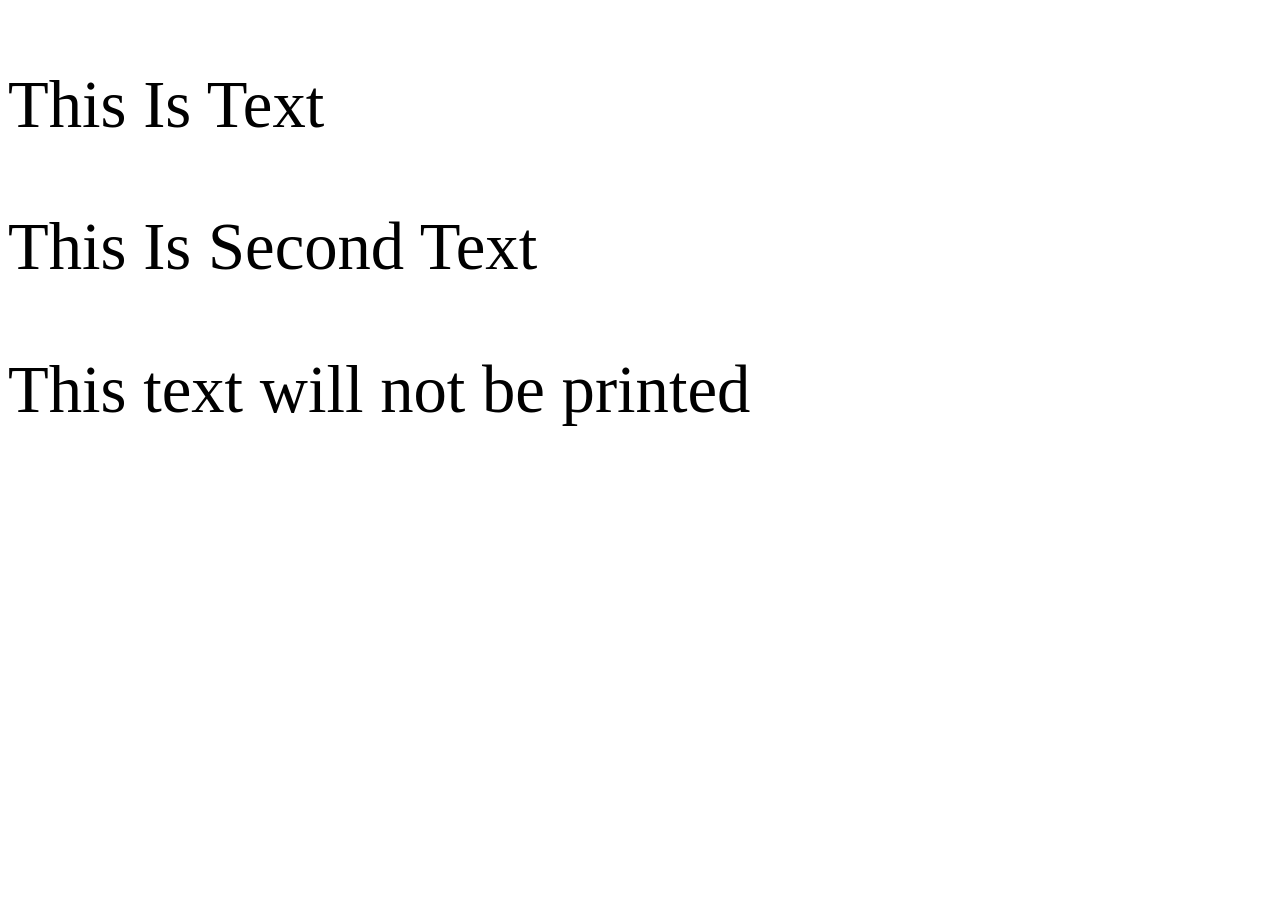
<file: print.html>
<!DOCTYPE html>
<html lang="en">
<head>
    <meta charset="UTF-8">
    <meta name="viewport" content="width=device-width, initial-scale=1.0">
    <title>Print or Not</title>
    <style>
        p {
            font-size: 50pt;
        }

        @media print {
            p.not-print {
                display: none;
            }
        }
    </style>
</head>
<body>
    <p>This Is Text</p>
    <p>This Is Second Text</p>
    <p class="not-print">This text will not be printed</p>
</body>
</html>
</file>
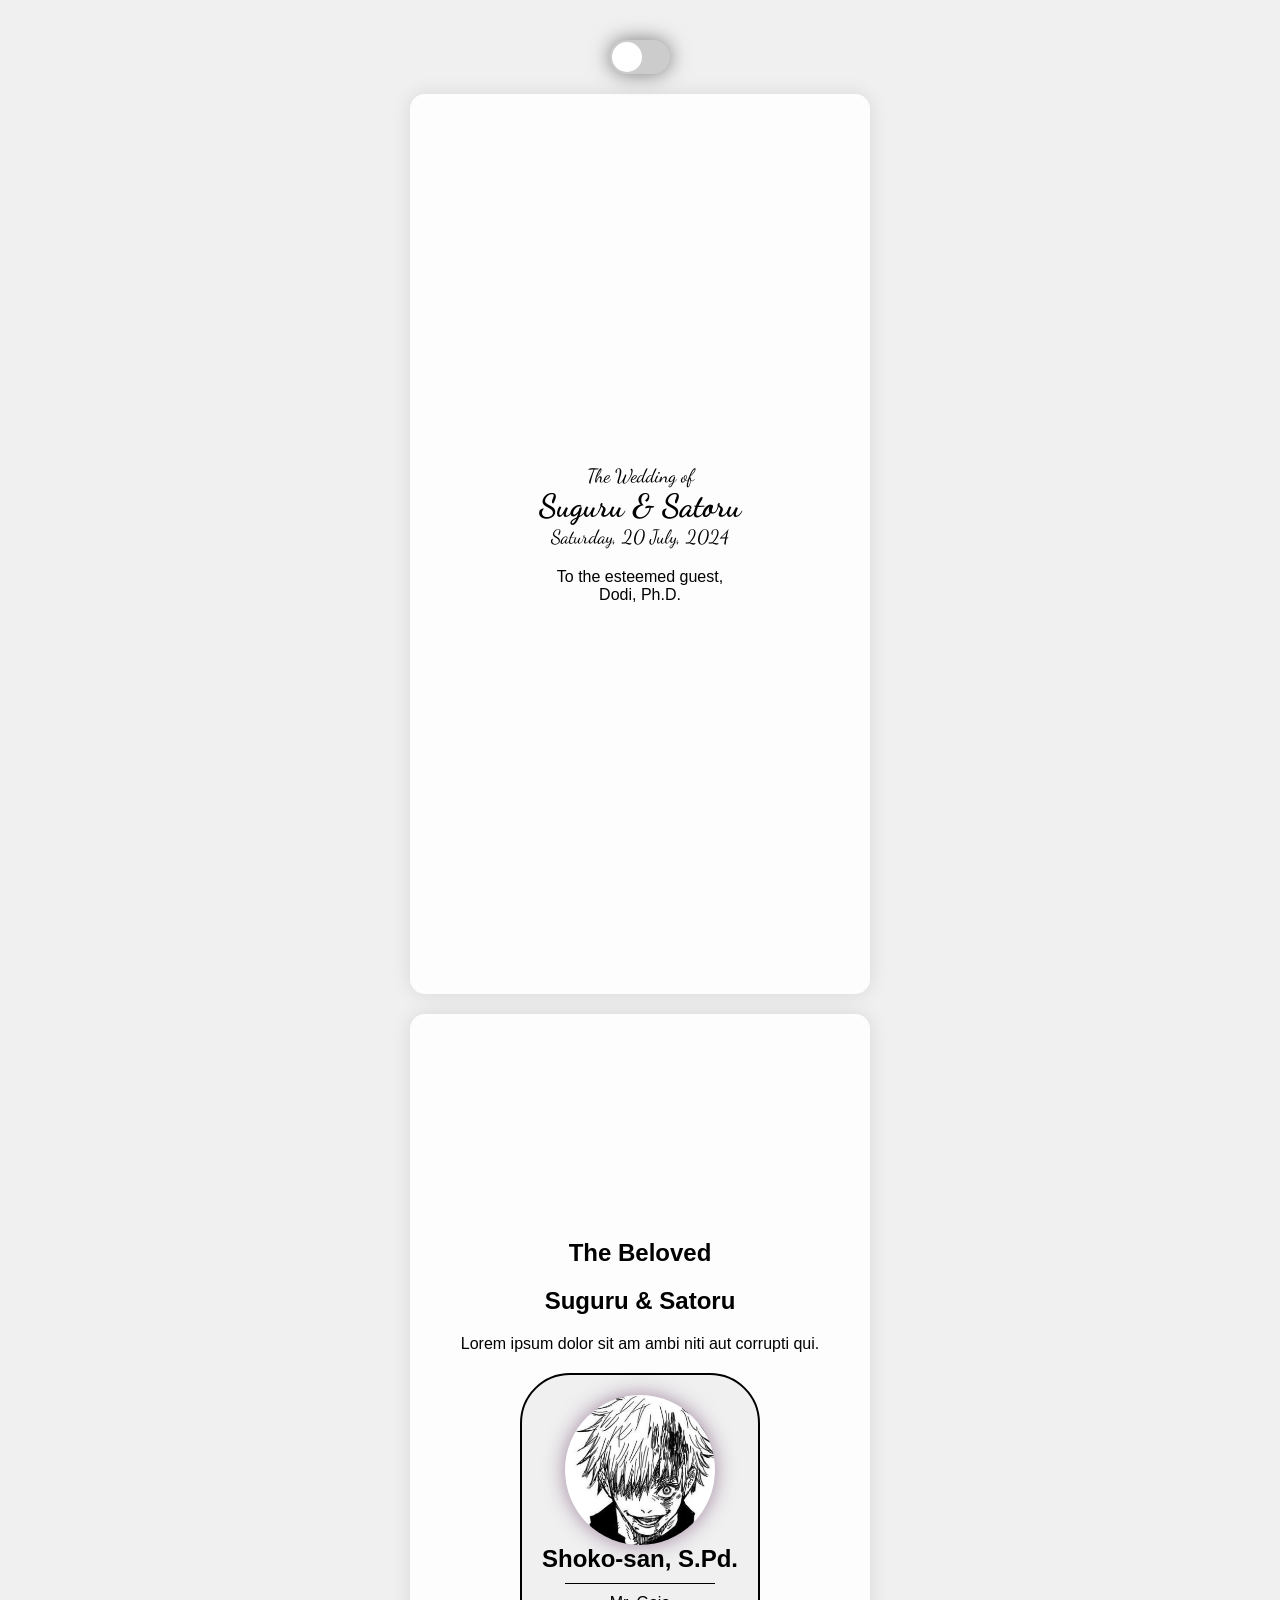
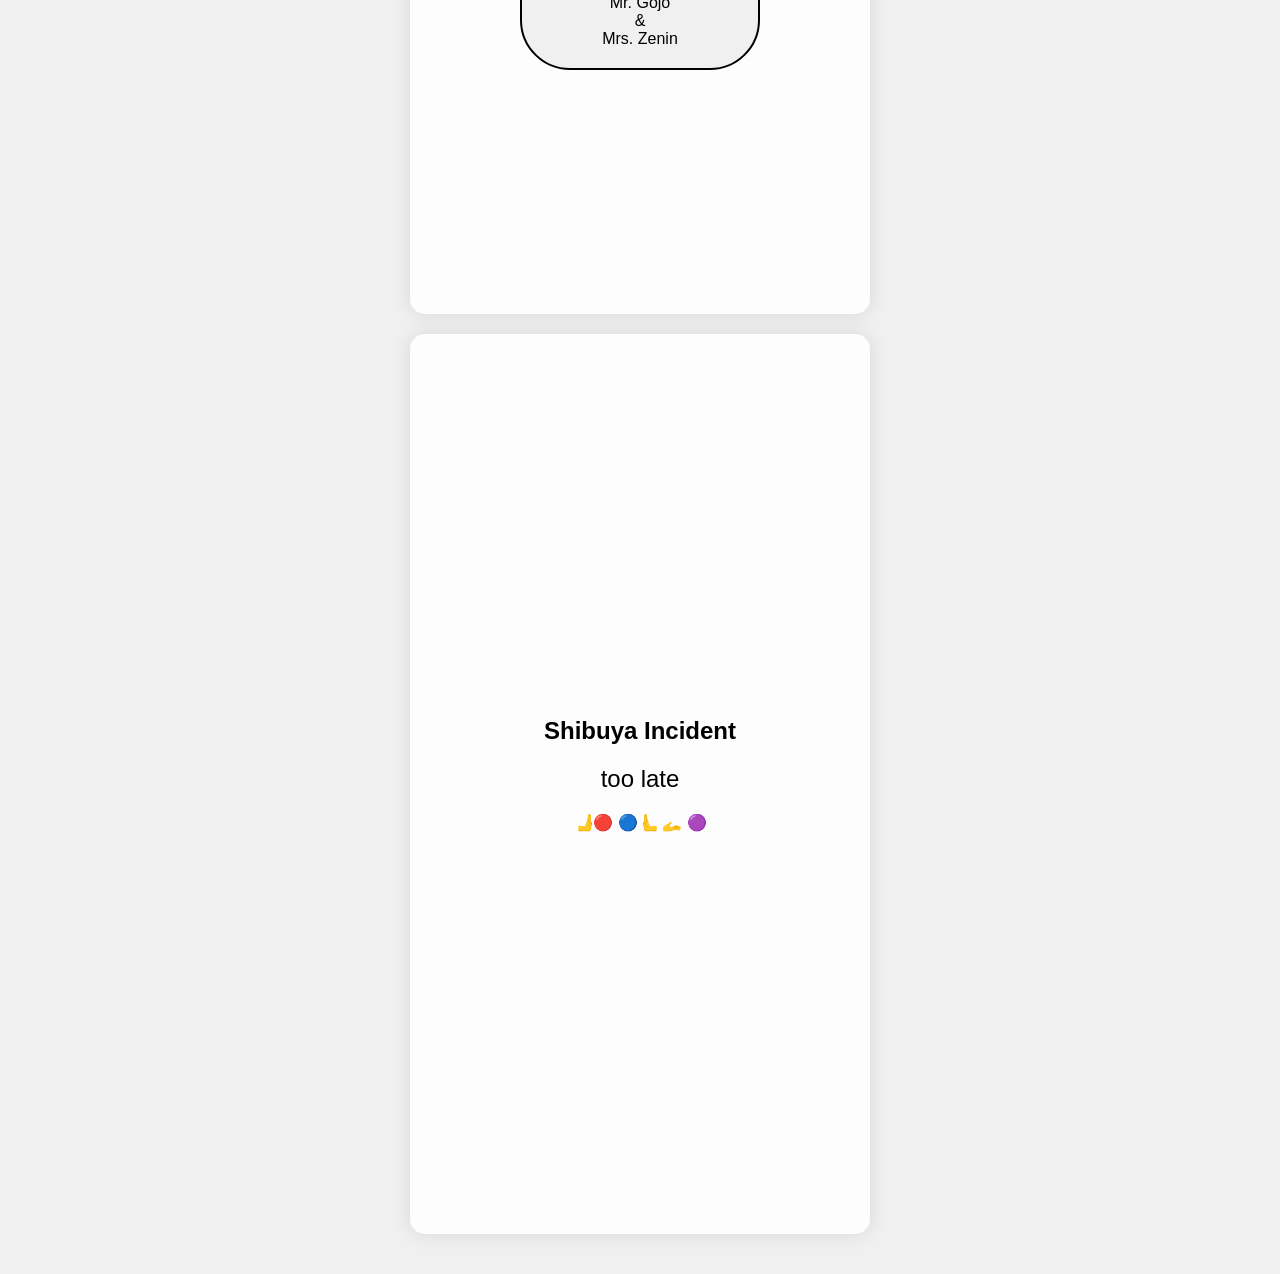
<file: undangan.html>
<!DOCTYPE html>
<html lang="en">
<head>
    <meta charset="UTF-8">
    <meta name="viewport" content="width=device-width, initial-scale=1.0">
    <title>Wedding Invitation</title>
    <link rel="stylesheet" href="https://fonts.googleapis.com/css2?family=Dancing+Script:wght@700&display=swap">
    <style>
        * {
            margin: 0;
            padding: 0;
            box-sizing: border-box;
        }

        body {
            background-color: #f0f0f0;
            background-attachment: fixed;
            color: black;
            font-family: Arial, sans-serif;
            transition: background-color 0.3s, color 0.3s, background-image 0.3s;
        }

        .container {
            min-width: 300px;
            max-width: 500px;
            margin: 0 auto;
            padding: 20px;
        }

        .page {
            width: 100%;
            min-height: 100vh;
            display: flex;
            flex-direction: column;
            justify-content: center;
            align-items: center;
            background-color: rgba(255, 255, 255, 0.9);
            border-radius: 15px;
            animation: fadeIn 2s ease-in-out;
            box-shadow: 0 0 20px rgba(0, 0, 0, 0.1);
            padding: 20px;
            margin-bottom: 20px;
            transition: background-color 0.3s;
        }

        .page > div, .page > p, .page > h1, .page > h2 {
            text-align: center;
            margin-bottom: 20px;
        }

        .cover .title h1 {
            font-size: 2rem;
            font-family: 'Dancing Script', cursive;
        }

        .cover .title p {
            font-size: 1.2rem;
            font-family: 'Dancing Script', cursive;
        }

        .invitation .card {
            max-width: 300px;
            height: 60%;
            background-color: #f0f0f0;
            border-radius: 50px;
            display: flex;
            flex-direction: column;
            justify-content: space-evenly;
            align-items: center;
            padding: 20px;
            border: #000 2px solid;
            animation: glow 2s infinite alternate;
        }

        .circle {
            width: 150px;
            height: 150px;
            border-radius: 50%;
            background-color: lightgreen;
            background-image: url("goatjovstoji.jpg");
            background-size: cover;
            animation: spin 10s linear infinite;
            box-shadow: 0 0 20px rgba(78, 27, 77, 0.5);
        }

        .line {
            width: 150px;
            height: 1px;
            background-color: black;
            margin: 10px 0;
        }

        .countdown {
            font-size: 1.5rem;
        }

        .dark-mode-toggle {
            position: relative;
            width: 60px;
            height: 34px;
            background-color: #ccc;
            border-radius: 34px;
            cursor: pointer;
            margin: 20px auto;
            transition: background-color 0.3s;
            box-shadow: 0 0 20px rgba(0, 0, 0, 0.5);
        }

        .dark-mode-toggle::before {
            content: "";
            position: absolute;
            top: 2px;
            left: 2px;
            width: 30px;
            height: 30px;
            background-color: white;
            border-radius: 50%;
            transition: transform 0.3s;
        }

        .dark-mode-toggle.active {
            background-color: #007bff;
        }

        .dark-mode-toggle.active::before {
            transform: translateX(26px);
        }

        @keyframes fadeIn {
            from {
                opacity: 0;
            }
            to {
                opacity: 1;
            }
        }

        @keyframes glow {
            from {
                box-shadow: 0 0 5px rgba(255, 255, 255, 0.872);
            }
            to {
                box-shadow: 0 0 20px rgb(214, 211, 214);
            }
        }

        @keyframes spin {
            from {
                transform: rotate(0deg);
            }
            to {
                transform: rotate(360deg);
            }
        }

        .dark-mode {
            background-color: rgba(31, 31, 31, 0.9);
            background-image: url("domain.jpg");
            background-size: cover;
            background-position: center;
            background-attachment: fixed;
            color: white;
        }

        .dark-mode .page {
            background-color: rgba(31, 31, 31, 0.6);
            box-shadow: 0 0 20px rgba(180, 178, 179, 0.5);
        }

        .dark-mode .card {
            background-color: rgba(0, 0, 0, 0.8);
            color: white;
        }

        .dark-mode .line {
            background-color: white;
        }
    </style>
</head>
<body>
    <div class="container">
        <div class="dark-mode-toggle" id="darkModeToggle"></div>

        <section class="page cover">
            <div class="title">
                <p>The Wedding of</p>
                <h1>Suguru & Satoru</h1>
                <p>Saturday, 20 July, 2024</p>
            </div>
            <div class="guest-name">
                <p>To the esteemed guest,</p>
                <p>Dodi, Ph.D.</p>
            </div>
        </section>

        <section class="page invitation">
            <h2>The Beloved</h2>
            <h1>Suguru & Satoru</h1>
            <p>Lorem ipsum dolor sit am ambi niti aut corrupti qui.</p>
            <div class="card">
                <div class="circle"></div>
                <h1>Shoko-san, S.Pd.</h1>
                <div class="line"></div>
                <p>Mr. Gojo</p>
                <p>&</p>
                <p>Mrs. Zenin</p>
            </div>
        </section>

        <section class="page closing">
            <h2>Shibuya Incident</h2>
            <div id="countdown" class="countdown"></div>
            <p>🫸🔴 🔵 🫷🫴 🟣</p>
        </section>
    </div>

    <script>
        function updateCountdown() {
            const eventDate = new Date('July 28, 2024 12:00:00').getTime();
            const now = new Date().getTime();
            const distance = eventDate - now;

            const days = Math.floor(distance / (1000 * 60 * 60 * 24));
            const hours = Math.floor((distance % (1000 * 60 * 60 * 24)) / (1000 * 60 * 60));
            const minutes = Math.floor((distance % (1000 * 60 * 60)) / (1000 * 60));
            const seconds = Math.floor((distance % (1000 * 60)) / 1000);

            document.getElementById('countdown').innerHTML = days + "d " + hours + "h "
                + minutes + "m " + seconds + "s ";

            if (distance < 0) {
                clearInterval(countdownInterval);
                document.getElementById('countdown').innerHTML = "too late";
            }
        }

        const countdownInterval = setInterval(updateCountdown, 1000);

        document.getElementById('darkModeToggle').addEventListener('click', function() {
            document.body.classList.toggle('dark-mode');
            this.classList.toggle('active');
        });
    </script>
</body>
</html>
</file>
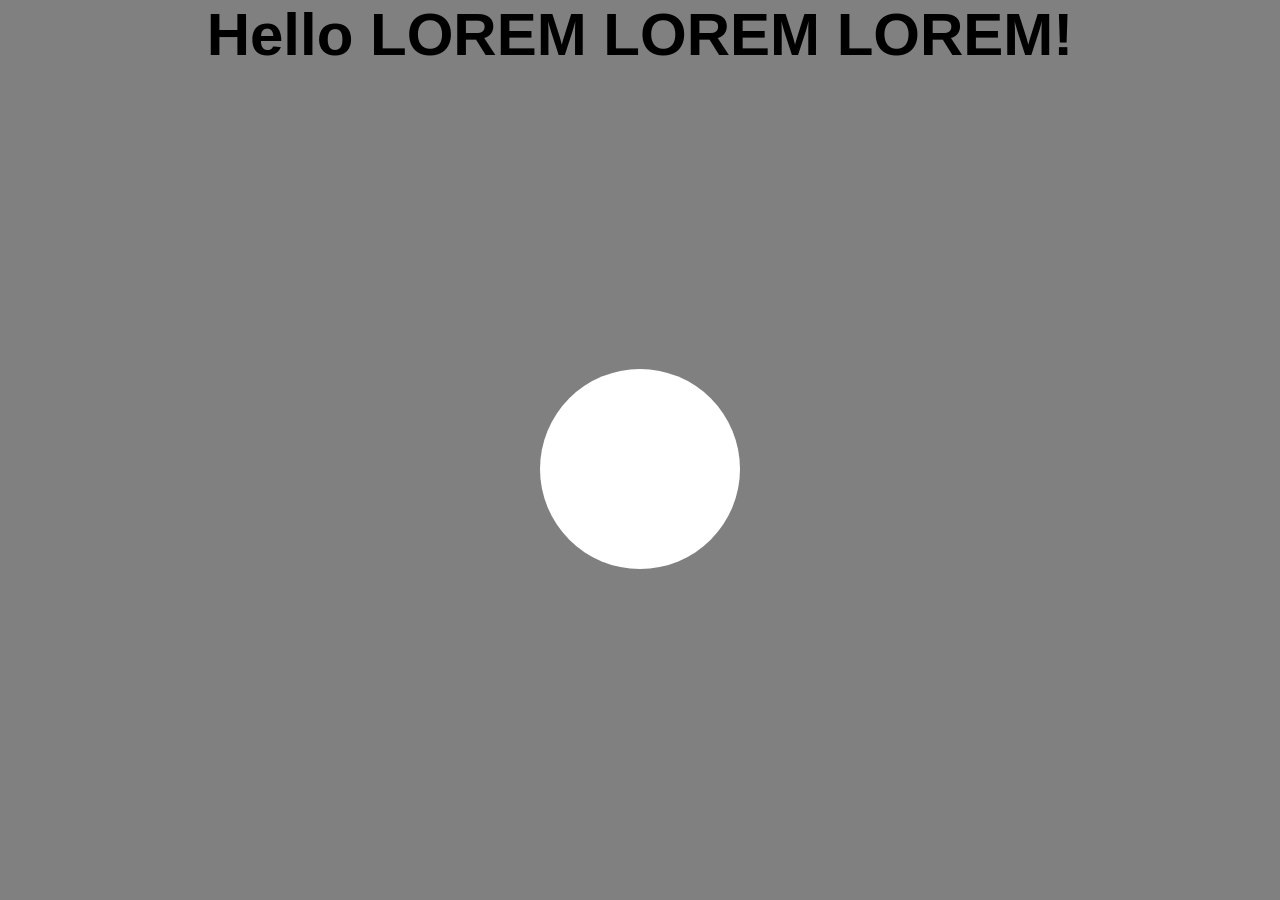
<file: width.html>
<!DOCTYPE html>
<html lang="en">
<head>
    <meta charset="UTF-8">
    <meta name="viewport" content="width=device-width, initial-scale=1.0">
    <title>MIN WIDTH</title>
    <style>
        * {
            margin: 0px;
            padding: 0px;
            box-sizing: border-box;
        }
        body {
            font-family: Arial, Helvetica, sans-serif;
            background-color: gray;
            text-align: center;
        }

        h1 {
            font-size: 60px;
        }

        h1::after {
            content: "LOREM LOREM LOREM!";
        }

        div.container {
            min-height: calc(100vh - 100px);
            display: flex;
            justify-content: center;
            align-items: center;
        }

        div.circle {
            background-color: white;
            width: 200px;
            height: 200px;
            border-radius: 100px;
        }

        @media only screen and (max-width : 992px) {
            body {
                background-color: salmon;
            }
        }

        @media only screen and (max-width : 768px) {
            body {
                background-color: yellowgreen;
            }

            h1::after {
                content: ", World!";
            }
        }

        @media only screen and (max-width : 600px) {
            body {
                background-color: orange;
            }

            h1::before {
                content: "💀";
            }

            h1::after {
                content: "😈";
            }
        }

        @media only screen and (max-width : 599px) {
            body {
                background-color: lightblue;
            }
        }
    </style>
</head>
<body>
    <h1>Hello </h1>
    <div class="container">
        <div class="circle"></div>
    </div>
</body>
</html>
</file>
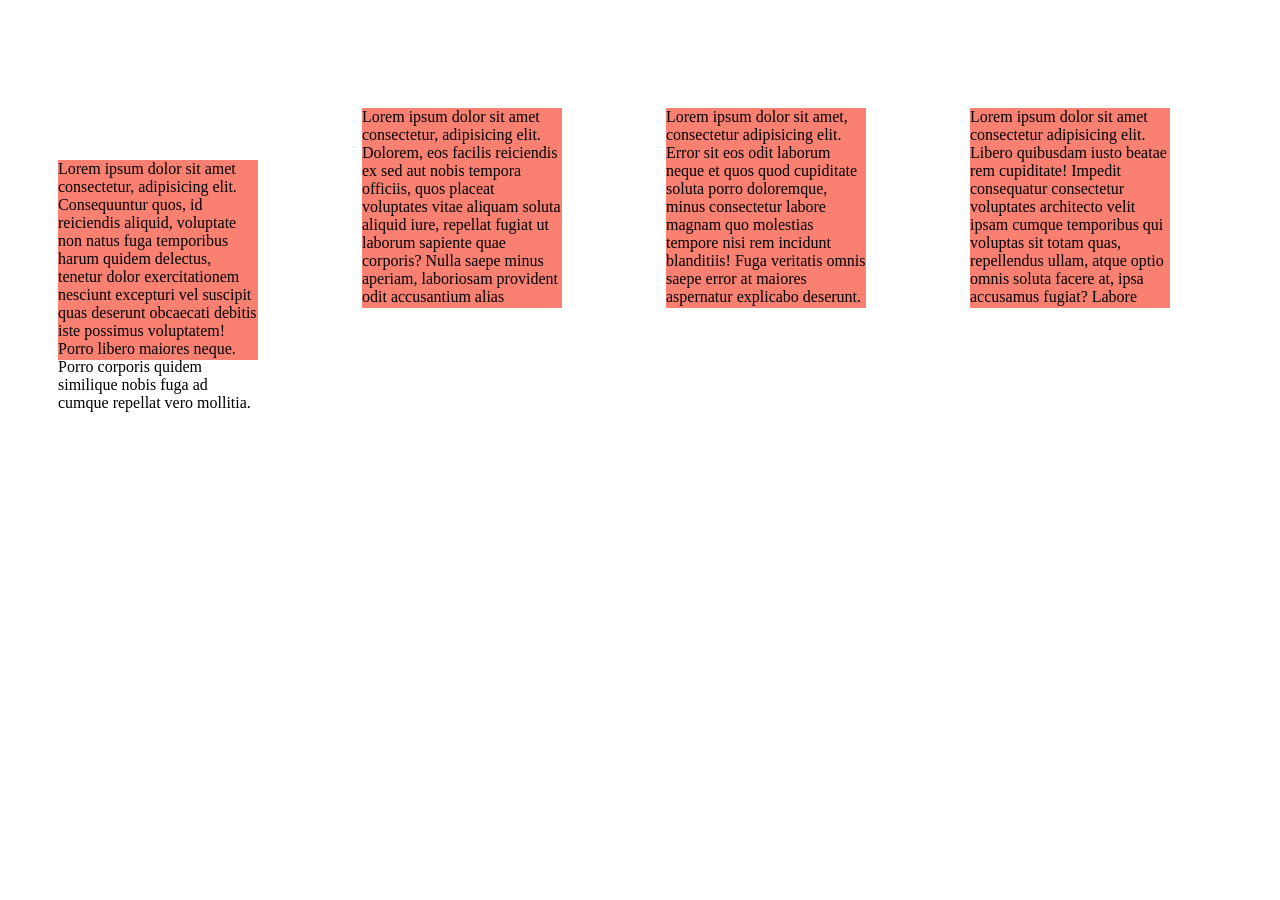
<file: PROGRAM CODING/overflow.html>
<!DOCTYPE html>
<html lang="en">
<head>
    <meta charset="UTF-8">
    <meta name="viewport" content="width=device-width, initial-scale=1.0">
    <title>overflow</title>
    <style>
        div.box {
            display: inline-block;
            width: 200px;
            height: 200px;
            background-color: salmon;
            margin: 100px 50px;
        }

        .two {
            overflow: hidden;
        }

        .three {
            overflow: scroll;
        }

        .four {
            overflow: auto;
        }

        .five {
            overflow: auto;
        }
    </style>
</head>
<body>
    <div class="box one">Lorem ipsum dolor sit amet consectetur, adipisicing elit. Consequuntur quos, id reiciendis aliquid, voluptate non natus fuga temporibus harum quidem delectus, tenetur dolor exercitationem nesciunt excepturi vel suscipit quas deserunt obcaecati debitis iste possimus voluptatem! Porro libero maiores neque. Porro corporis quidem similique nobis fuga ad cumque repellat vero mollitia.</div>
    <div class="box two">Lorem ipsum dolor sit amet consectetur, adipisicing elit. Dolorem, eos facilis reiciendis ex sed aut nobis tempora officiis, quos placeat voluptates vitae aliquam soluta aliquid iure, repellat fugiat ut laborum sapiente quae corporis? Nulla saepe minus aperiam, laboriosam provident odit accusantium alias voluptatem mollitia commodi nesciunt qui rem enim illum.</div>
    <div class="box three">Lorem ipsum dolor sit amet, consectetur adipisicing elit. Error sit eos odit laborum neque et quos quod cupiditate soluta porro doloremque, minus consectetur labore magnam quo molestias tempore nisi rem incidunt blanditiis! Fuga veritatis omnis saepe error at maiores aspernatur explicabo deserunt. Laudantium veniam ducimus nam corporis, similique porro minima.</div>
    <div class="box four">Lorem ipsum dolor sit amet consectetur adipisicing elit. Libero quibusdam iusto beatae rem cupiditate! Impedit consequatur consectetur voluptates architecto velit ipsam cumque temporibus qui voluptas sit totam quas, repellendus ullam, atque optio omnis soluta facere at, ipsa accusamus fugiat? Labore quasi excepturi pariatur, id dignissimos impedit a aperiam odio magni?</div>
    
</body>
</html>
</file>
